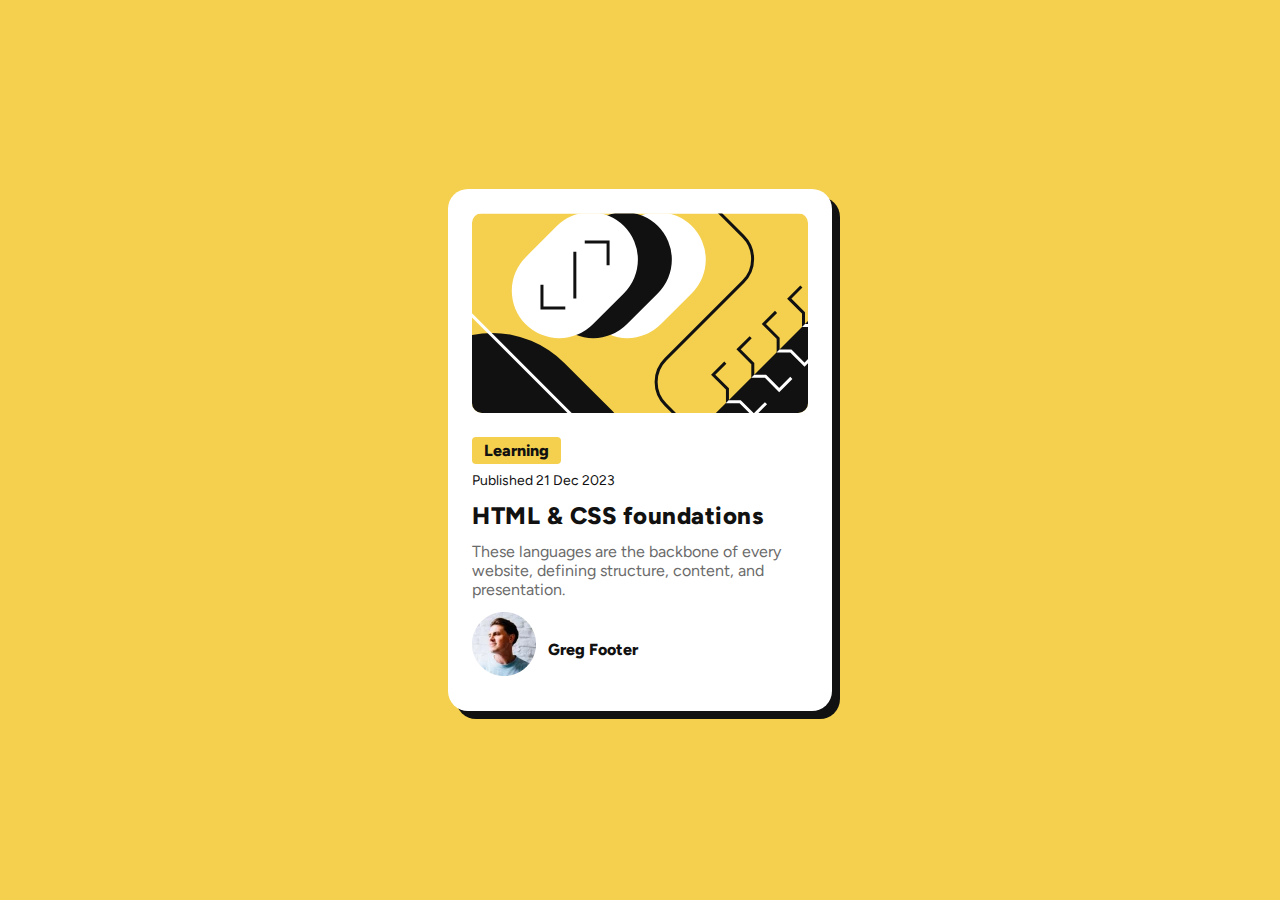
<file: blog-preview-card/index.html>
<!DOCTYPE html>
<html lang="pt-br">
<head>
    <meta charset="UTF-8">
    <meta name="viewport" content="width=device-width, initial-scale=1.0">
    <meta decription="Layout de um card com informações de blog, titulo, descrição e data.">
    <link rel="shortcut icon" href="images/favicon-32x32.png" type="image/x-icon">
    <link rel="stylesheet" href="estilo.css">
    <title>Blog Card</title>
</head>
<body>
    <main id="card-principal">
        <article>
            <img src="images/illustration-article.svg" alt="Ilustração de um artigo de blog" class="imagem-artigo">
        </article>
        <section class="card-conteudo">
            <span class="categoria">Learning</span>
            <span class="data-publicacao">Published 21 Dec 2023</span>
            <h1>HTML & CSS foundations</h1>
            <p>These languages are the backbone of every website, defining structure, content, and presentation.</p>
        </section>
        <footer class="card-footer">
            <img src="images/image-avatar.webp" alt="Foto do auto do artigo">
            <span class="autor">Greg Footer</span>
        </footer>
    </main>
</body>
</html>
</file>
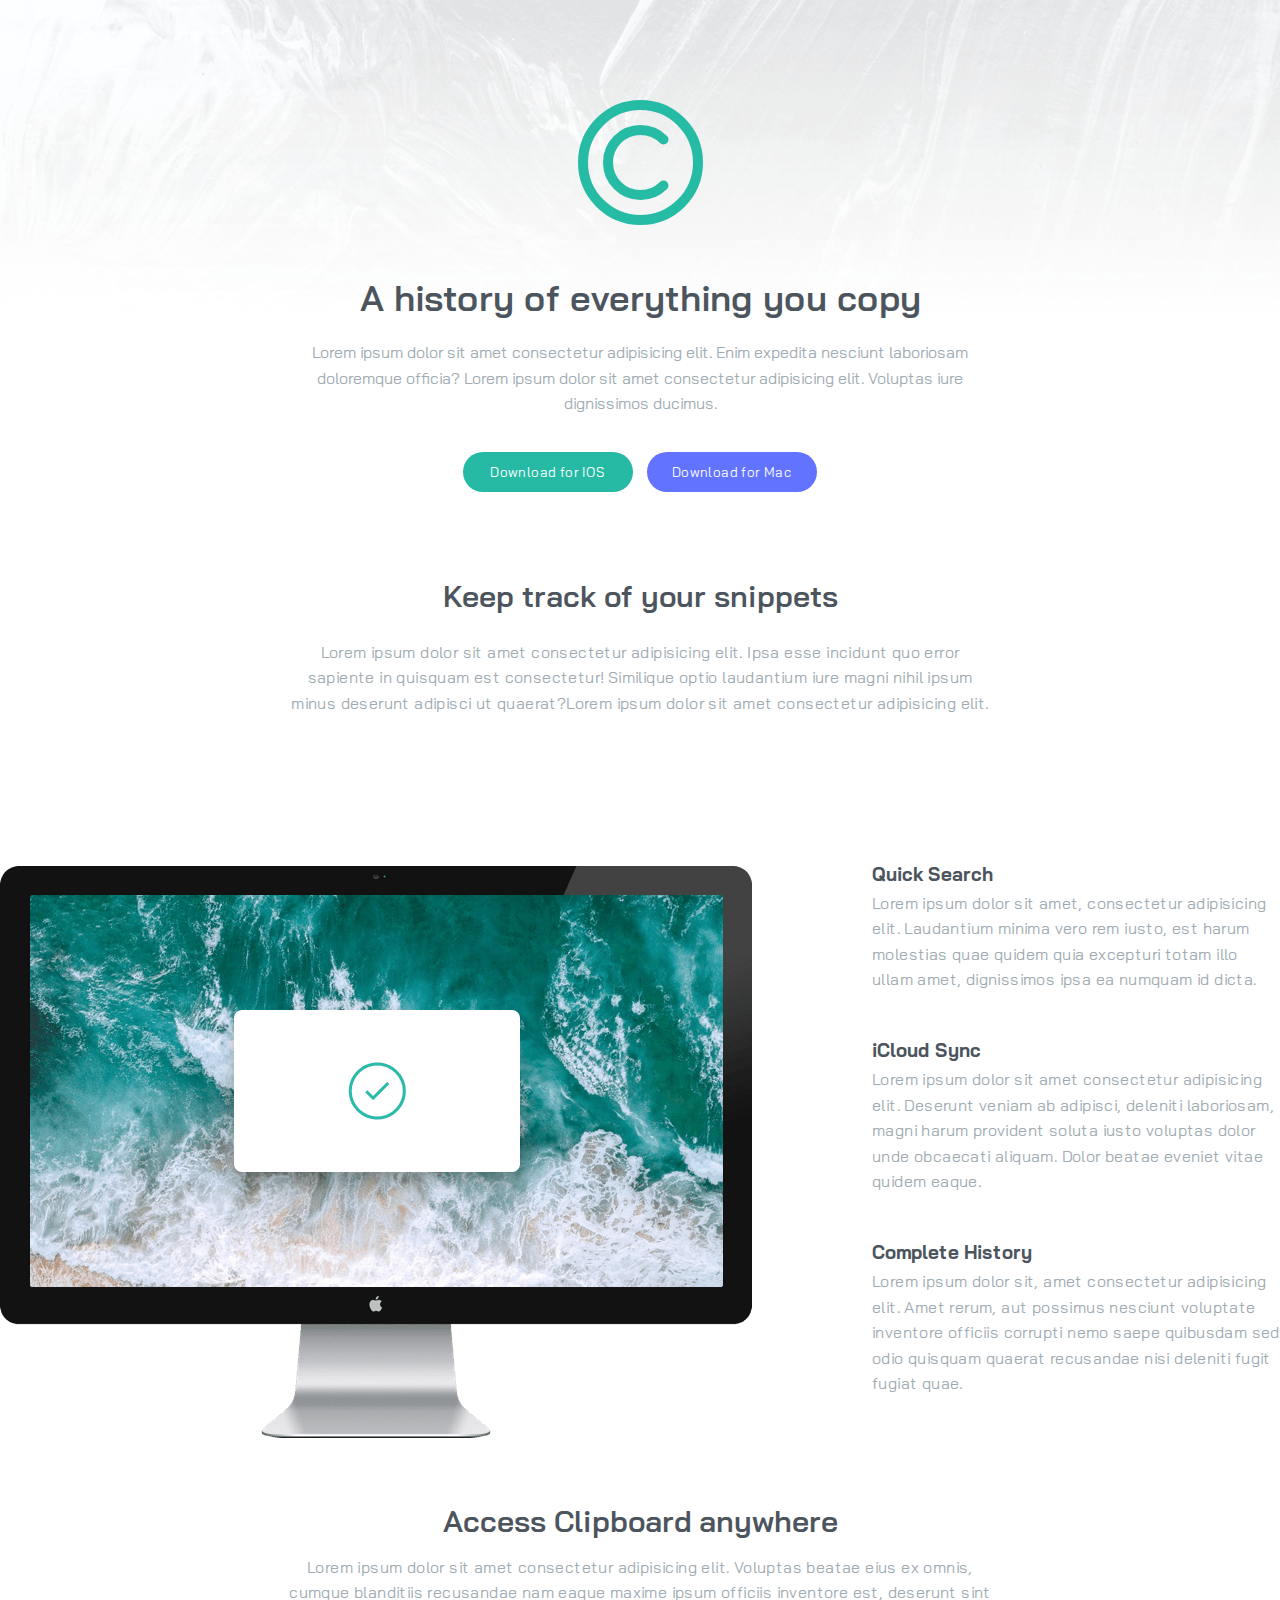
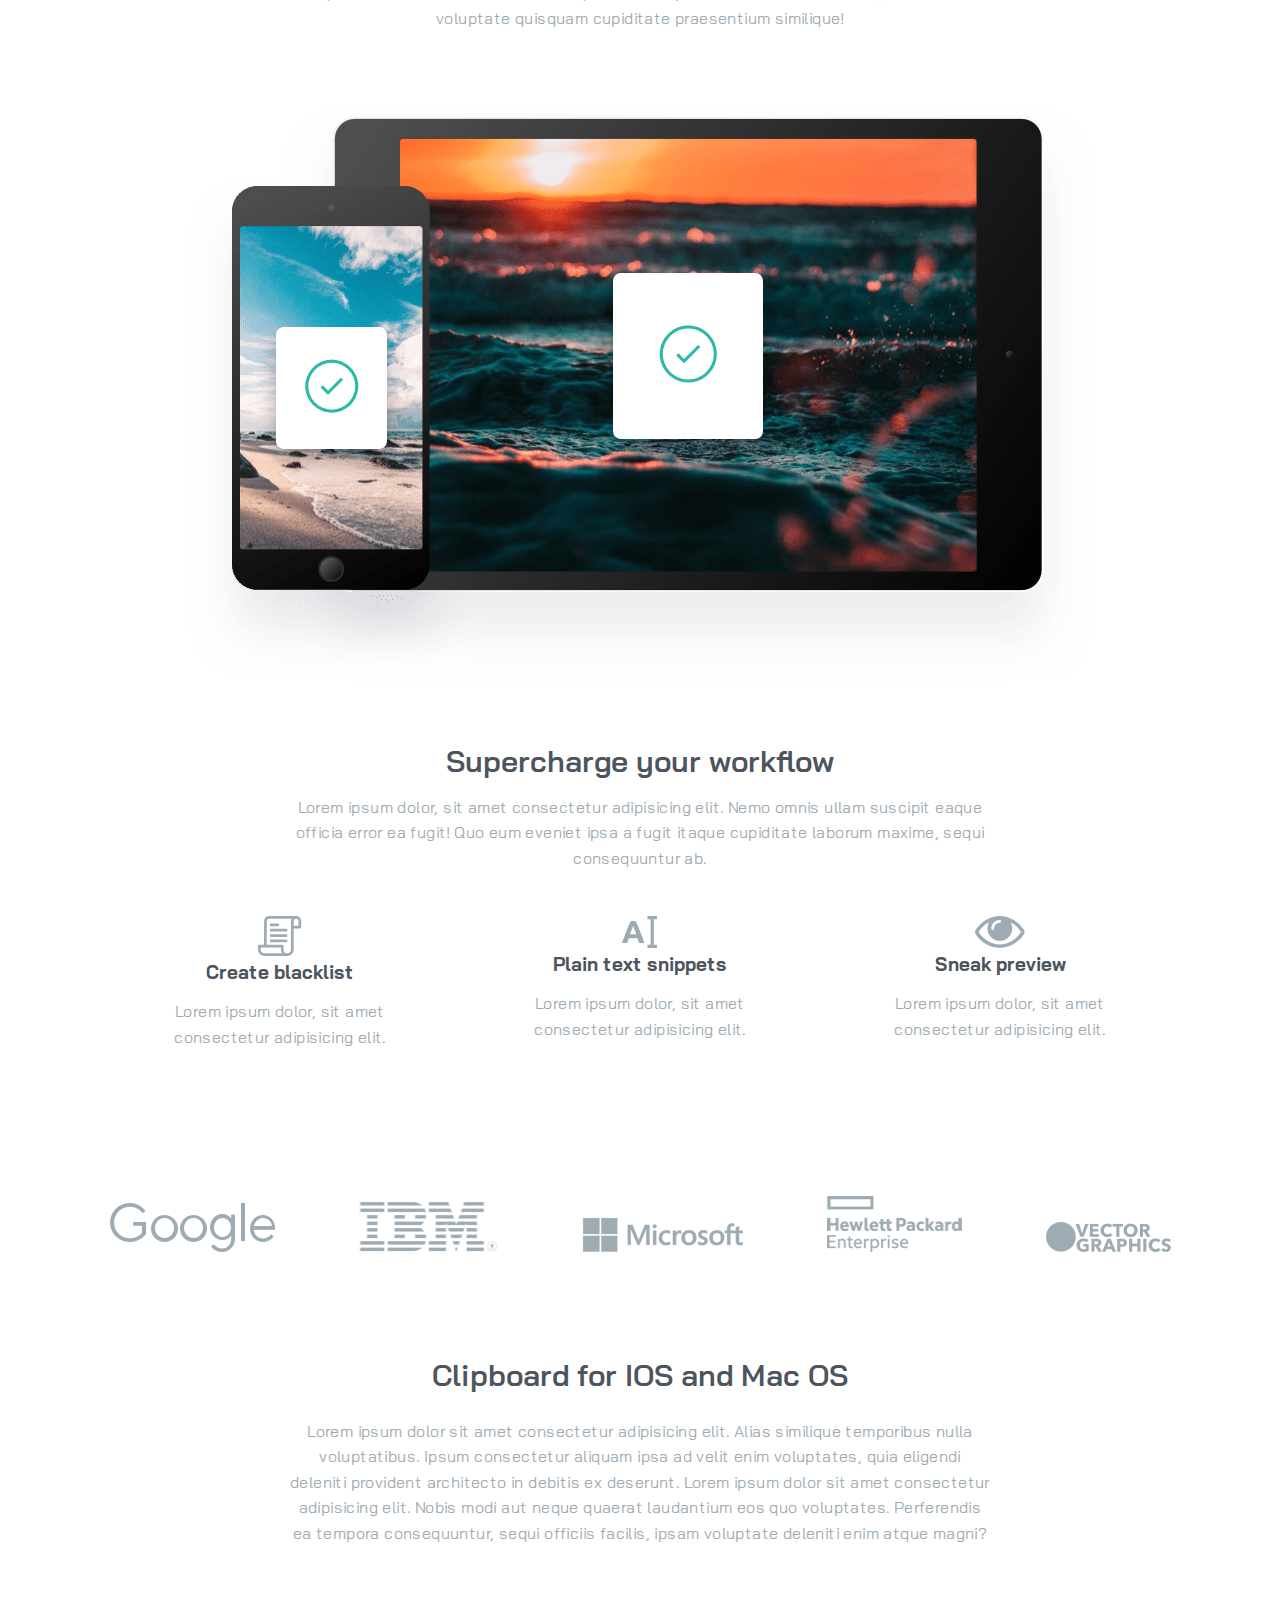
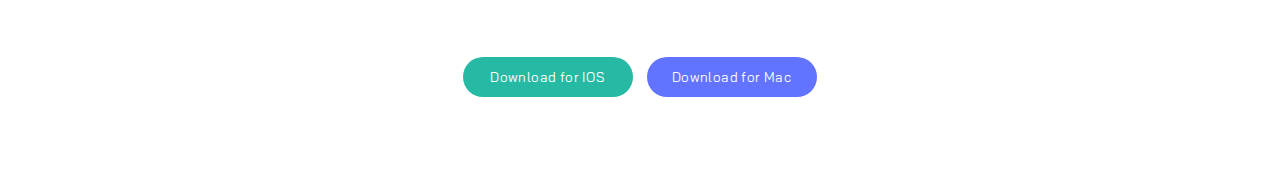
<file: clipboard-landing-page/index.html>
<!DOCTYPE html>
<html lang="pt-br">
<head>
    <meta charset="UTF-8">
    <meta name="viewport" content="width=device-width, initial-scale=1.0">
    <link rel="stylesheet" href="estilo.css">
    <link rel="shortcut icon" href="imagens/favicon-32x32.png" type="image/x-icon">
    <title>Clipboard</title>
</head>
<body>
    <main>
        <section>
            <div class="cta">
                <img src="imagens/logo.svg" alt="Logo" title="Logo">
                <h1>A history of everything you copy</h1>
                <p>Lorem ipsum dolor sit amet consectetur adipisicing elit. Enim expedita nesciunt laboriosam doloremque officia? Lorem ipsum dolor sit amet consectetur adipisicing elit. Voluptas iure dignissimos ducimus.</p>
                <div class="bt-sistema">
                    <button class="ios"> Download for IOS</button>
                    <button class="mac"> Download for Mac</button>
                </div>
                <div class="descricao">
                    <h2>Keep track of your snippets</h2>
                    <p>Lorem ipsum dolor sit amet consectetur adipisicing elit. Ipsa esse incidunt quo error sapiente in quisquam est consectetur! Similique optio laudantium iure magni nihil ipsum minus deserunt adipisci ut quaerat?Lorem ipsum dolor sit amet consectetur adipisicing elit.</p>
                </div>
            </div>
        </section>
        <section>
            <div class="bn">
                <img src="imagens/image-computer.png" alt="Computador" title="Computador">
                <div class="bn-descricao">
                    <h3>Quick Search</h3>
                    <p class="recurso">Lorem ipsum dolor sit amet, consectetur adipisicing elit. Laudantium minima vero rem iusto, est harum molestias quae quidem quia excepturi totam illo ullam amet, dignissimos ipsa ea numquam id dicta.</p>
                    <h3>iCloud Sync</h3>
                    <p class="recurso">Lorem ipsum dolor sit amet consectetur adipisicing elit. Deserunt veniam ab adipisci, deleniti laboriosam, magni harum provident soluta iusto voluptas dolor unde obcaecati aliquam. Dolor beatae eveniet vitae quidem eaque.</p>
                    <h3>Complete History</h3>
                    <p class="recurso">Lorem ipsum dolor sit, amet consectetur adipisicing elit. Amet rerum, aut possimus nesciunt voluptate inventore officiis corrupti nemo saepe quibusdam sed odio quisquam quaerat recusandae nisi deleniti fugit fugiat quae.</p>
                </div>
            </div>
        </section>
        <section>
            <div class="descricao">
                <h2>Access Clipboard anywhere</h2>
                <p>Lorem ipsum dolor sit amet consectetur adipisicing elit. Voluptas beatae eius ex omnis, cumque blanditiis recusandae nam eaque maxime ipsum officiis inventore est, deserunt sint voluptate quisquam cupiditate praesentium similique!</p>
            </div>
            <img src="imagens/image-devices.png" alt="Dispositivos" title="Dispositivos" class="mobile">
        </section>
        <section>
            <div class="descricao">
                <h2>Supercharge your workflow</h2>
                <p>Lorem ipsum dolor, sit amet consectetur adipisicing elit. Nemo omnis ullam suscipit eaque officia error ea fugit! Quo eum eveniet ipsa a fugit itaque cupiditate laborum maxime, sequi consequuntur ab.</p>
                <div class="secao">
                    <div class="img">
                        <img src="imagens/icon-blacklist.svg" alt="icone">
                        <h3>Create blacklist</h3>
                        <p>Lorem ipsum dolor, sit amet consectetur adipisicing elit. </p>
                    </div>
                    <div class="img">
                        <img src="imagens/icon-text.svg" alt="icone">
                        <h3>Plain text snippets</h3>
                        <p>Lorem ipsum dolor, sit amet consectetur adipisicing elit. </p>
                    </div>
                    <div class="img">
                        <img src="imagens/icon-preview.svg" alt="icone">
                        <h3>Sneak preview</h3>
                        <p>Lorem ipsum dolor, sit amet consectetur adipisicing elit. </p>
                    </div>
                </div>
            </div>
        </section>
        <section class="cta">
            <div class="marcas">
                <img src="imagens/logo-google.png" alt="Google" title="Google">
                <img src="imagens/logo-ibm.png" alt="IBM" title="IBM">
                <img src="imagens/logo-microsoft.png" alt="Microsoft" title="Microsoft">
                <img src="imagens/logo-hp.png" alt="HP" title="HP">
                <img src="imagens/logo-vector-graphics.png" alt="Vector Graphics" title="Vector Graphics">
            </div>
            <div class="descricao">
                <h2>Clipboard for IOS and Mac OS</h2>
                <p>Lorem ipsum dolor sit amet consectetur adipisicing elit. Alias similique temporibus nulla voluptatibus. Ipsum consectetur aliquam ipsa ad velit enim voluptates, quia eligendi deleniti provident architecto in debitis ex deserunt. Lorem ipsum dolor sit amet consectetur adipisicing elit. Nobis modi aut neque quaerat laudantium eos quo voluptates. Perferendis ea tempora consequuntur, sequi officiis facilis, ipsam voluptate deleniti enim atque magni?</p>
            </div>
            <div class="bt-sistema">
                <button class="ios"> Download for IOS</button>
                <button class="mac"> Download for Mac</button>
            </div>
        </section>
    </main>
</body>
</html>
</file>
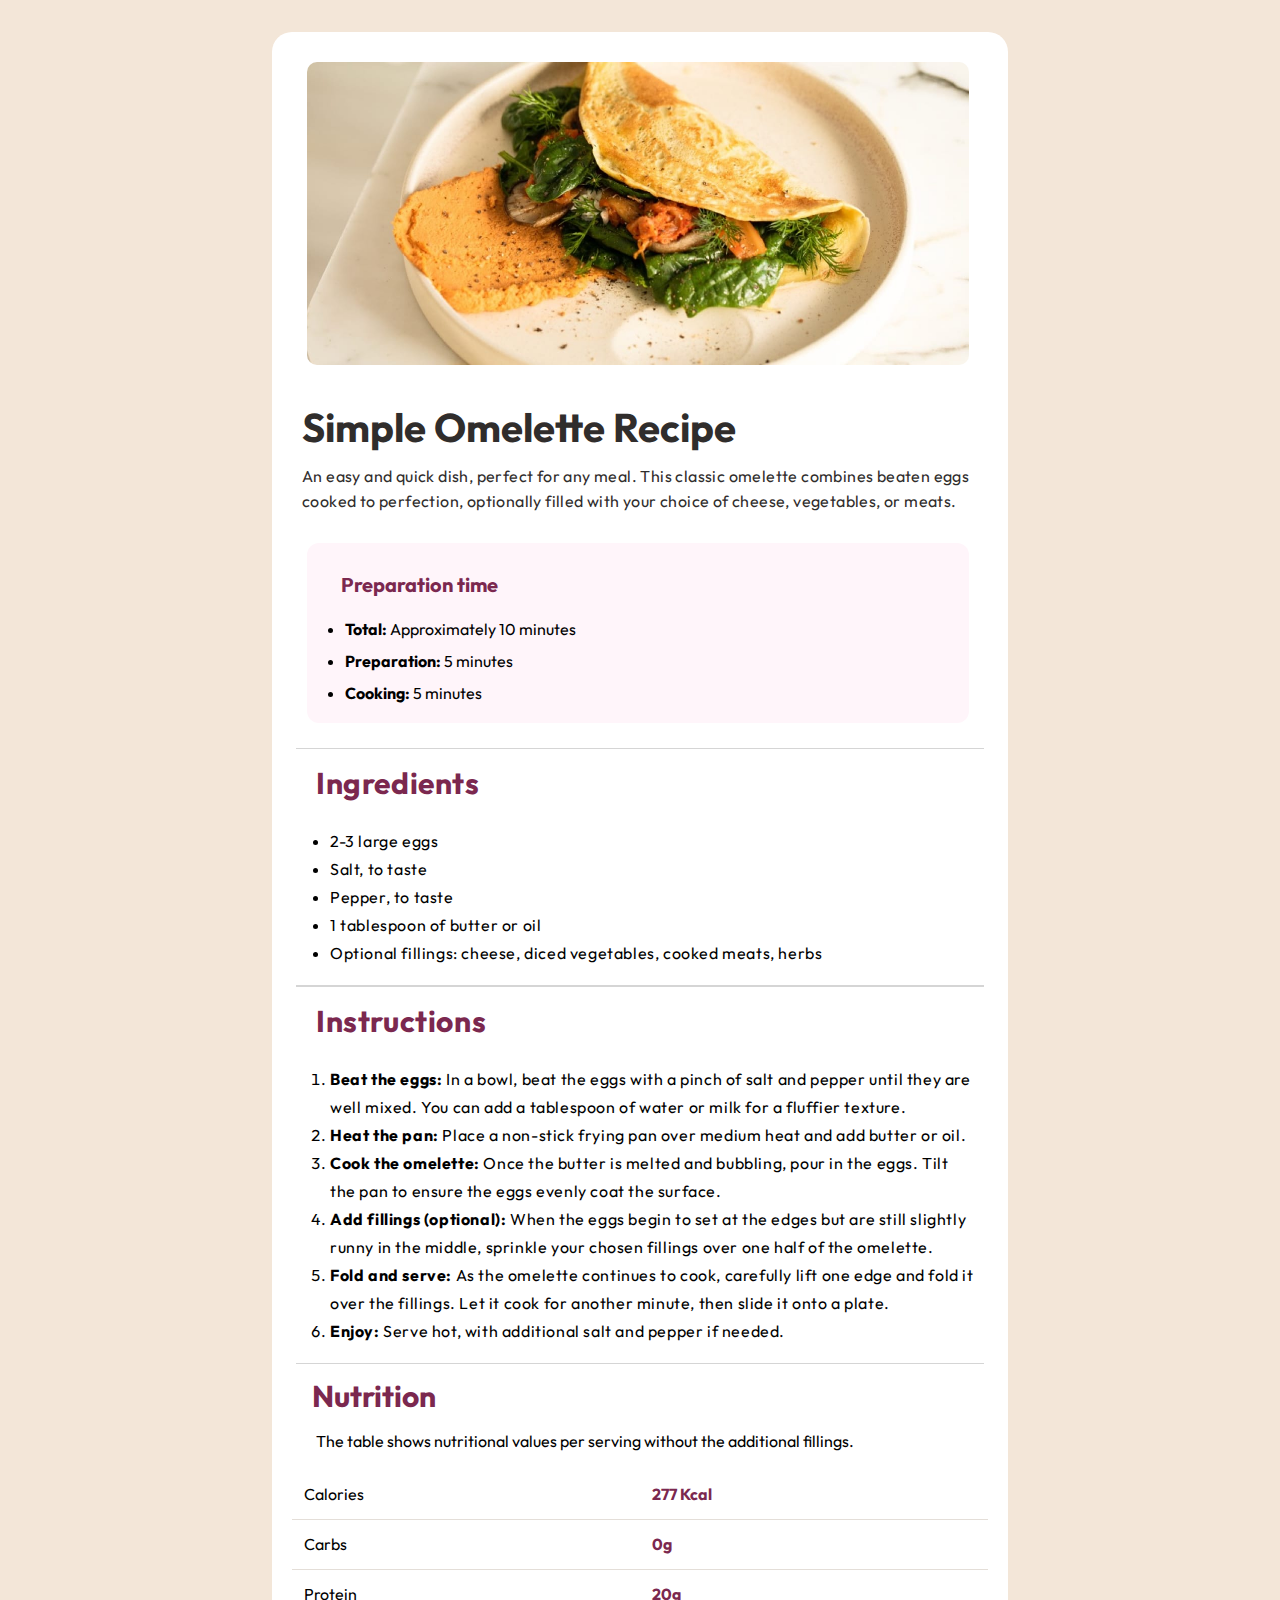
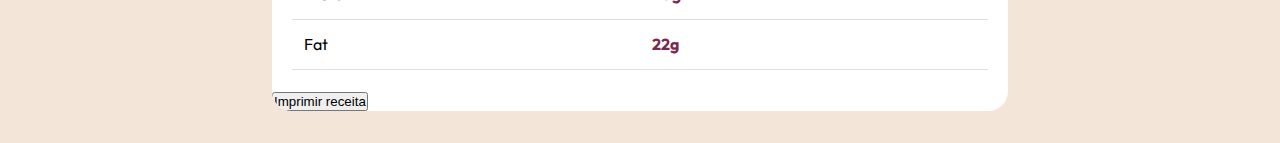
<file: pagina-de-receita/index.html>
<!DOCTYPE html>
<html lang="pt-br">
<head>
    <meta charset="UTF-8">
    <meta name="viewport" content="width=device-width, initial-scale=1.0">
    <meta name="description" content="Receita de Omelete">
    <link rel="stylesheet" href="estilo.css">
    <!-- Corrigido: 'short icon' para 'shortcut icon' -->
    <link rel="shortcut icon" href="assets/images/favicon-32x32.png">
    <title>Simple Omelette Recipe</title>
</head>
<body>
    <div class="geral">
        <img src="assets/images/image-omelette.jpeg" alt="Omelete" title="Omelete">
        <div class="titulo">
            <h1>Simple Omelette Recipe</h1>
            <div class="descrição">
                <p>An easy and quick dish, perfect for any meal. This classic omelette combines beaten eggs cooked to perfection, optionally filled with your choice of cheese, vegetables, or meats.</p>
            </div>
        </div>
        <div class="preparação">
            <h3>Preparation time</h3>
            <ul>
                <li><span class="texto-destaque">Total:</span> Approximately 10 minutes</li>
                <li><span class="texto-destaque">Preparation:</span> 5 minutes</li>
                <li><span class="texto-destaque">Cooking:</span> 5 minutes</li>
            </ul>
        </div>
        <div class="ingredientes">
            <h2>Ingredients</h2>
            <ul class="lista">
                <li>2-3 large eggs</li>
                <li>Salt, to taste</li>
                <li>Pepper, to taste</li>
                <li>1 tablespoon of butter or oil</li>
                <li>Optional fillings: cheese, diced vegetables, cooked meats, herbs</li>
            </ul>
        </div>
        <div class="instruções">
            <h2>Instructions</h2>
            <ol class="lista-numerada">
                <!-- Corrigido: 'bow' para 'bowl' -->
                <li><span class="texto-destaque">Beat the eggs:</span> In a bowl, beat the eggs with a pinch of salt and pepper until they are well mixed. You can add a tablespoon of water or milk for a fluffier texture.</li>
                <!-- Corrigido: 'Pace' para 'Place' -->
                <li><span class="texto-destaque">Heat the pan:</span> Place a non-stick frying pan over medium heat and add butter or oil.</li>
                <!-- Corrigido: 'omelete' para 'omelette' -->
                <li><span class="texto-destaque">Cook the omelette:</span> Once the butter is melted and bubbling, pour in the eggs. Tilt the pan to ensure the eggs evenly coat the surface.</li>
                <!-- Corrigido: 'Add fillings(optional)' para 'Add fillings (optional)' -->
                <li><span class="texto-destaque">Add fillings (optional):</span> When the eggs begin to set at the edges but are still slightly runny in the middle, sprinkle your chosen fillings over one half of the omelette.</li>
                <!-- Corrigido: vários erros de digitação -->
                <li><span class="texto-destaque">Fold and serve:</span> As the omelette continues to cook, carefully lift one edge and fold it over the fillings. Let it cook for another minute, then slide it onto a plate.</li>
                <li><span class="texto-destaque">Enjoy:</span> Serve hot, with additional salt and pepper if needed.</li>
            </ol>
        </div>
        <div class="nutrição">
            <h2>Nutrition</h2>
            <p>The table shows nutritional values per serving without the additional fillings.</p>
            <table>
                <tr>
                    <td>Calories</td>
                    <td class="destaque">277 Kcal</td>
                </tr>
                <tr>
                    <td>Carbs</td>
                    <td class="destaque">0g</td>
                </tr>
                <tr>
                    <td>Protein</td>
                    <td class="destaque">20g</td>
                </tr>
                <tr>
                    <td>Fat</td>
                    <td class="destaque">22g</td>
                </tr>
            </table>
        </div>
        <button class="btn-imprimir" onclick="window.print()">Imprimir receita</button>
    </div>
</body>
</html>
</file>
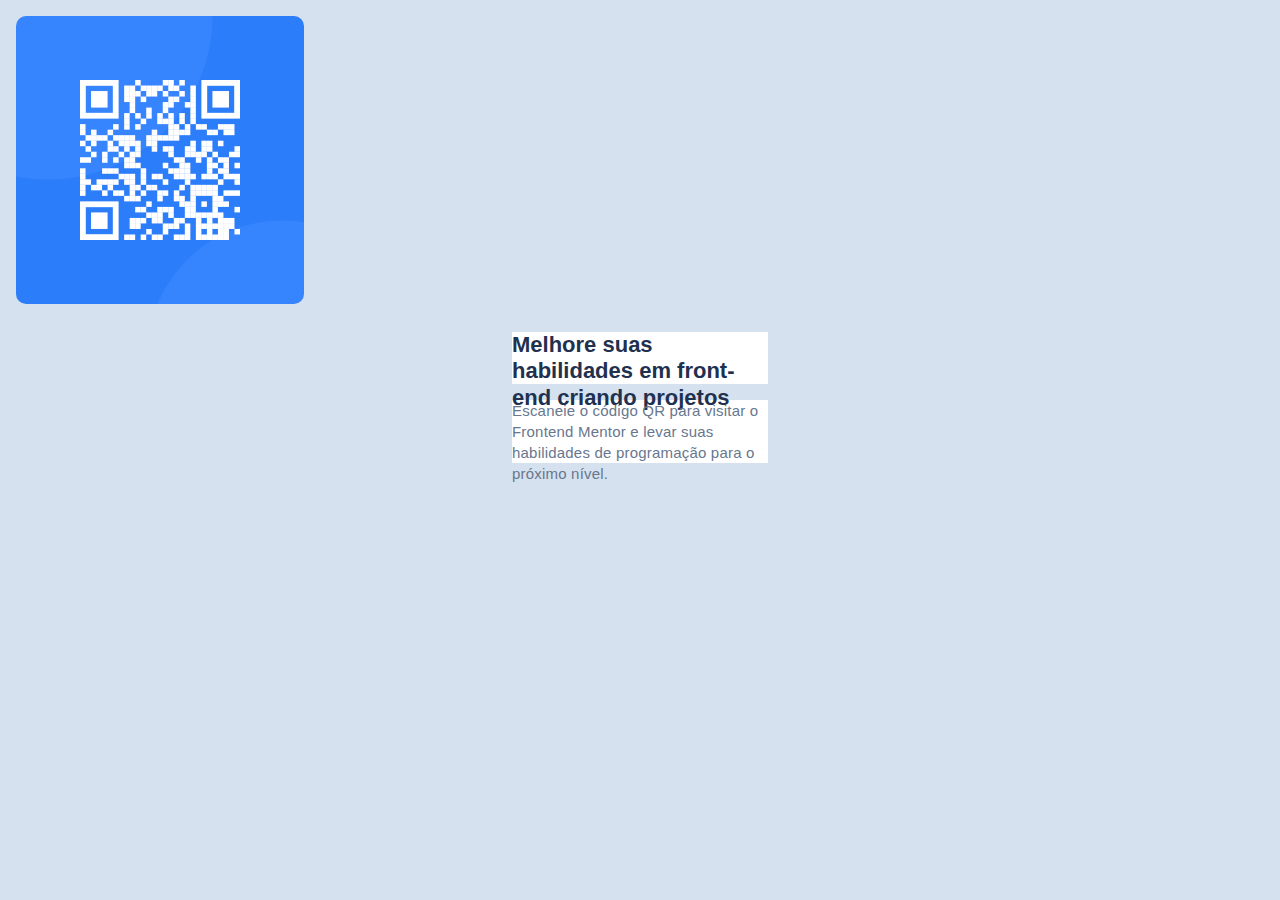
<file: qrcode-resolucao/index.html>
<!DOCTYPE html>
<html lang="pt-br">
<head>
    <meta charset="UTF-8">
    <meta name="viewport" content="width=device-width, initial-scale=1.0">
    <title>QRCODE</title>
    <link rel="shortcut icon" href="images/favicon-32x32.png" type="image/x-icon">
    <link rel="stylesheet" href="estilo.css">
    <meta name="description" content="Escaneie o QR Code para visitar o Frontend Mentor e melhorar suas habilidades em front-end.">
</head>
<body>
    <main>
        <section class="qrcode-card">
            <img src="images/image-qr-code.png" alt="QR Code para Frontend Mentor">
            <h2>Melhore suas habilidades em front-end criando projetos</h2>
            <p>Escaneie o código QR para visitar o Frontend Mentor e levar suas habilidades de programação para o próximo nível.</p>
        </section>
    </main>
</body>
</html>
</file>
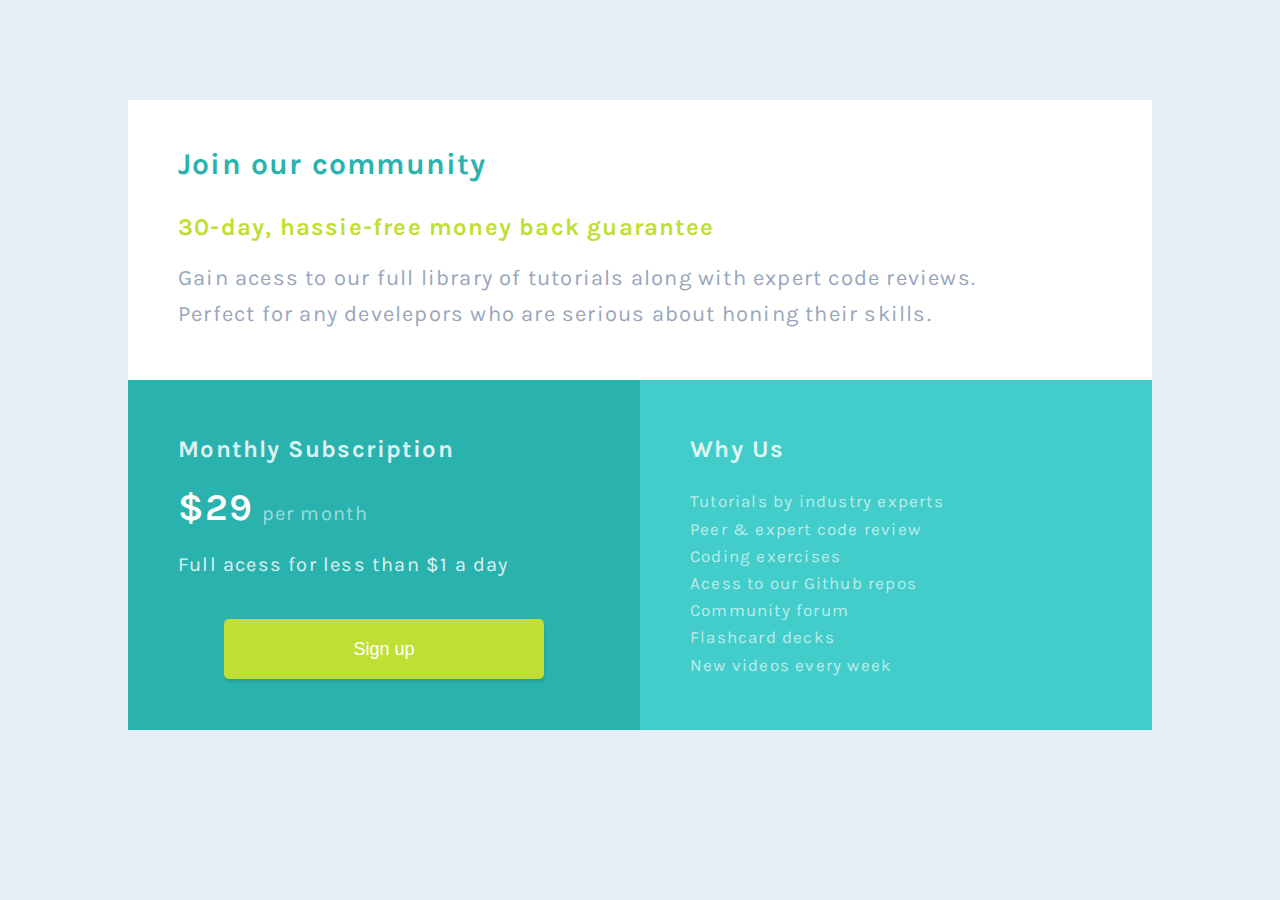
<file: single-price/index.html>
<!DOCTYPE html>
<html lang="pt-br">
<head>
    <meta charset="UTF-8">
    <meta name="viewport" content="width=device-width, initial-scale=1.0">
    <link rel="shortcut icon" href="images/favicon-32x32.png" type="image/x-icon">
    <link rel="stylesheet" href="estilo.css">
    <title>Single Price</title>
</head>
<body>
    <main>
        <div class="geral">
            <div class="qd-branco">
                <h1>Join our community</h1>
                <h3>30-day, hassie-free money back guarantee</h3>
                <div class="descricao">
                    <p>Gain acess to our full library of tutorials along with expert code reviews.</p>
                    <p>Perfect for any develepors who are serious about honing their skills.</p>
                </div>
            </div>
            <div class="qd-price">
                <div class="quadro-1">
                    <h2>Monthly Subscription</h2>
                    <div class="qd">
                        <p class="price">$29</p>
                        <p class="detalhe">per month</p>
                    </div>
                    <p class="detail">Full acess for less than $1 a day</p>
                    <div class="botao">
                        <button>Sign up</button>
                    </div>
                </div>
                <div class="quadro-2">
                    <h2>Why Us</h2>
                    <div class="paragrafo">
                        <p>Tutorials by industry experts</p>
                        <p>Peer & expert code review</p>
                        <p>Coding exercises</p>
                        <p>Acess to our Github repos</p>
                        <p>Community forum</p>
                        <p>Flashcard decks</p>
                        <p>New videos every week</p>
                    </div>
                </div>
            </div>
        </div>
    </main>
</body>
</html>
</file>
<file: blog-preview-card/estilo.css>
@charset "UTF-8";
@import url('https://fonts.googleapis.com/css2?family=Figtree:ital,wght@0,300..900;1,300..900&display=swap');

:root {
    --cor-fundo: #f4d04e;
    --cor-card: #ffffff;
    --cor-fundo-texto: #f4d04e;
    --cor-texto: #111111;
    --cor-paragrafo: #6b6b6b;
    --cor-sombra: #111111;

    --fonte-geral: 'Figtree', sans-serif;
}

* {
    margin: 0;
    padding: 0;
    box-sizing: border-box;
}

body {
    font-family: var(--fonte-geral);
    background-color: var(--cor-fundo);
    display: flex;
    align-items: center; /*centraliza verticalmente o card / alinha os eixos transversal - perpendicular ao eixo principal */
    justify-content: center;
    min-height: 100vh; /*altura mínima da tela*/
}

#card-principal {
    width: 384px;
    height: 522px;
    background-color: var(--cor-card);
    border-radius: 20px;
    box-shadow: 8px 8px var(--cor-sombra);
    margin: auto;
    display: flex; 
    flex-direction: column; /*organiza os elementos filhos em coluna*/
    transition: transform 0.3s; /*adiciona uma transição suave para a transformação*/
    animation: fadeIn 0.7s; /*animação de fade-in ao carregar o card*/
}

#card-principal:hover { /*efeito ao passar o mouse sobre o card*/
    transform: translateY(-6px) scale (1.02);
    box-shadow: 8px 16px 16px var(--cor-sombra);
}

.imagem-artigo {
    width: 336px;
    height: 200px;
    border-radius: 10px;
    margin: 24px;
    object-fit: cover; /*garante que a imagem cubra todo o espaço disponível sem distorção*/
    transition: filter 0.3s; /*adiciona uma transição suave para o filtro*/
}

.imagem-artigo:hover {
    filter: brightness(0.9); /*escurece a imagem ao passar o mouse*/
}

.categoria {
    font-size: 16px;
    font-weight: 800;
    color: var(--cor-texto);
    background-color: var(--cor-fundo-texto);
    border-radius: 4px;
    padding: 4px 12px;
    margin: 24px;
    width: 82px;
    height: 29px;
}

.data-publicacao {
    font-size: 14px;
    color: var(--cor-texto);
    font-weight: 400;
    display: flex;
    margin: 12px 24px; /*margem superior e inferior de 12px, lateral de 24px*/
}

h1 {
    font-size: 24px;
    font-weight: 800;
    margin: 12px 24px 12px 24px;
    color: var(--cor-texto);
    letter-spacing: 0.5px; /*espaçamento entre letras*/
}

h1:hover {
    color: var(--cor-fundo-texto); /*muda a cor do título ao passar o mouse*/
    cursor: default /*indicar que é clicável*/
}

p {
    font-size: 16px;
    font-weight: 400;
    color: var(--cor-paragrafo);
    margin: 12px 24px 12px 24px;
}
.card-footer{
    display: flex;
    align-items: center;
    gap: 12px; /*espaçamento entre os elementos do rodapé*/
}
.card-footer img {
    display: flex;
    margin: 0px 0px 12px 24px;
    object-fit: cover;
}

.autor {
    font-size: 16px;
    font-weight: 800;
    color: var(--cor-texto);
}

@keyframes slideUp {
    from { opacity: 0; transform: translateY(40px);}
    to { opacity: 1; transform: translateY(0);}
}
#card-principal {
    animation: slideUp 0.8s;
}
</file>
<file: clipboard-landing-page/estilo.css>
@charset "UTF-8";
@import url('https://fonts.googleapis.com/css2?family=Bai+Jamjuree:ital,wght@0,200;0,300;0,400;0,500;0,600;0,700;1,200;1,300;1,400;1,500;1,600;1,700&display=swap');

* {
    margin: 0;
    padding: 0;
    box-sizing: border-box;
}

:root {
    ---cor-primaria-verde: hsl(171,66%,44%);
    ---cor-primaria-azul: hsl(233,100%,69%);
    ---cor-neutra-cinza500: hsl(210,10%,33%);
    ---cor-neutra-cinza700: hsl(201,11%,66%);
    ---fonte-principal: 'Bai Jamjuree', serif
}

body {
    font-family: var(---fonte-principal);
    background-image: url(imagens/bg-header-desktop.png);
    background-repeat: no-repeat;
    background-size: contain;
}

.cta, .descricao {
    display: flex;
    align-items: center;
    flex-direction: column;
    margin: 60px;
}

.cta img {
    padding: 40px;
}

.cta h1, .cta p {
    padding: 10px;
    width: 720px;
}

.cta h1 {
    font-size: 36px;
    color: var(---cor-neutra-cinza500);
    font-weight: 600; 
    text-align: center;
}

.cta p {
    color: var(---cor-neutra-cinza700);
    line-height: 1.6;
    text-align: center;
}

.bt-sistema {
    padding: 10px;
    margin: 10px;
}

.ios, .mac {
    width: 170px;
    height: 40px;
    border-radius: 20px;
    color: white;
    font-family: var(---fonte-principal);
    border: none;
    letter-spacing: 0.4px;
    margin: 5px;
}

.ios {
    background-color: var(---cor-primaria-verde);
    ;
}

.mac {
    background-color: var(---cor-primaria-azul);
}

.descricao h2 {
    color: var(---cor-neutra-cinza500);
    font-size: 30px;
    font-weight: 600;
}

.descricao p {
    line-height: 1.6;
    letter-spacing: 0.4px;
    color: var(---cor-neutra-cinza700);
    text-align: center;
    margin: 15px;
    width: 720px;
}

.bn {
    display: flex;
    align-items: center;
    gap:120px;
    max-width: 1400px;
    margin:0 auto;
}

.bn-descricao {
    flex: 1;
    min-width: 0;;
}   

.bn-img {
    max-width: 100%;
    height: auto;
    display: block;
}

.bn-descricao h3 {
    color: var(---cor-neutra-cinza500);
    margin-bottom: 5px;
}

.bn-descricao p {
    color: var(---cor-neutra-cinza700);
    margin-top: 5px;
    letter-spacing: 0.4px;
    line-height: 1.6;
}

.bn img {
    max-width: 100%;
    height: auto;
    display: block;
}

.recurso {
    margin-bottom: 30px;
    padding-bottom: 15px;
}
 

.mobile {
    display: block;
    margin: auto;
}

.secao {
    display: flex;
    justify-content: center;
    gap: 20px;
}

.img {
    max-width: 300px;
    flex-grow: 0;
    flex-shrink: 0;
    text-align: center;
    margin: 30px;
}

.secao h3 {
    color: var(---cor-neutra-cinza500);
}

.img p {
    color: var(---cor-neutra-cinza700);
    letter-spacing: 0.4px;
    line-height: 1.6;
    max-width: 250px;
}
</file>
<file: pagina-de-receita/estilo.css>
/*Importando fontes*/
@import url('https://fonts.googleapis.com/css2?family=Bebas+Neue&family=Outfit:wght@100..900&display=swap');
@import url('https://fonts.googleapis.com/css2?family=Bebas+Neue&family=Outfit:wght@100..900&family=Young+Serif&display=swap');

* {
    margin:0;
    padding: 0;
    box-sizing: border-box;
}

body {
    font-family: 'Outfit', serif;
    background-color: hsl(30, 54%, 90%);
    display: flex;
    justify-content: center;
    padding: 32px;
}

.geral {
    background-color: white;
    border-radius: 20px;
    overflow: hidden;
    max-width: 736px;
    margin: auto;
}

div img {
    border-radius: 10px;
    display: block;
    width: 90%;
    margin: 30px 20px 20px 35px;
}

.titulo {
    padding: 30px;
}

h1 {
    font-family: 'Outfit',serif;
    font-size: 40px;
    text-align: left;
    color: hsl(24, 5%, 18%);
    margin-bottom: 24px;
    line-height: 25px;
}

.descrição {
    color: hsl(24, 5%, 18%);
    margin-bottom: 24px;
    line-height: 25px;
    letter-spacing: 0.4px;
}

h2, h3 {
    color: hsl(332, 51%, 32%);
    text-align: left;
    margin: 20px;
    font-size: 30px;
}

h3 {
    font-family: 'Outfit',serif;
    font-size: 28px;
    color: hsl(14, 45%, 36%);
}

.preparação {
    background-color:hsl(330, 100%, 98%);
    padding: 14px;
    border-radius: 12px;
    margin:-25px 0 25px 35px ;
    line-height: 32px;
    width: 90%;
    
} 

.preparação h3 {
    font-family: 'Outfit',serif;
    color: hsl(332, 51%, 32%);
    font-size: 20px;
    margin-bottom: 12px;
    margin-top: 12px;
}

.preparação ul {
    margin-left: 24px;
    margin-top: 12px;
}
  
.lista, .lista-numerada {
    padding: 10px;
    margin-bottom: 8px;
    margin-left: 24px;
}

.ingredientes, .instruções {
    margin:0 24px 0 24px;
    line-height: 28px;
    border-top: 1px solid #d5d5d5;
    border-bottom: 1px solid #d5d5d5; 
    letter-spacing: 0.6px;
}

.texto-destaque {
    font-size: 16px;
    font-weight: bold;
}

.nutrição {
    margin: 20px;
    line-height: 25px;
}

.nutrição p {
    margin-bottom: 16px;
    margin-left: 24px;
}

table {
    width: 100%;
    border-collapse: collapse;
}

td {
    padding: 12px;
    border-bottom: 1px solid hsl(30, 18%, 87%);
    margin: 24px;
}

.destaque {
    color: hsl(332, 51%, 32%);
    font-weight: bold;
}
</file>
<file: qrcode-resolucao/estilo.css>
*{
    margin: 0;
    padding: 0;
    background-color:#d5e1ef;
  }
div{
    text-align: center;
    background-color: #ffffff;
    border: 1px solid #ffffff;
    width: 320px;
    height: 499px;
    margin: 230px auto;
    border-radius: 20px;
}
img{
    width: 288px;
    height: 288px;
    margin: 16px 16px auto 16px;
    border-radius: 10px;
}
h2, p {
    background-color: #ffffff;
    font-family: 'Outfit', sans-serif;
    font-optical-sizing: auto;
  }
h2 {
    color:#1f314f;
    font-weight: 700;
    font-size: 22px;
    font-style: normal;
    padding: 0;
    line-height: 120%;
    width: 256px;
    height: 52px;
    margin: 24px auto 16px auto;
}
p{
    color: #68778d;
    font-weight: normal;
    font-size: 15px;
    font-style: normal;
    line-height: 140%;
    letter-spacing: 0.2px;
    width: 256px;
    height: 63px;
    margin: 16px auto 40px auto;
}
</file>
<file: single-price/estilo.css>
@charset "UTF-8";
@import url('https://fonts.googleapis.com/css2?family=Karla:ital,wght@0,200..800;1,200..800&display=swap');

:root {
    --card-geral: white;
    --cor-primaria: hsl(179,62%,43%);
    --cor-primaria-verde: hsl(71,73%,54%);
    --cor-secundaria:hsl(179, 58%, 53%);
    --cor-neutra: hsl(204,43%,93%);
    --cor-neutra-cinza: hsl(218,22%,67%);
    --fonte-body:'Karla', sans-serif;
}

* {
    margin: 0;
    padding: 0;
    box-sizing: border-box;
}

body {
    background-color: var(--cor-neutra);
    font-family: var(--fonte-body);
    letter-spacing: 1.2px;
    line-height: 1.6;
}

.geral {
    width: 1024px;
    height: 700px;
    background-color: var(--cor-neutra);
    /*Centralizar tanto na vertical como na horizontal*/
    position: absolute; 
    top: 50%;
    left: 50%;
    transform: translate(-50%,-50%);
}

.qd-branco {
    box-sizing: content-box;
    width: 100%;
    height: 40%;
    background-color: var(--card-geral);
}

h1 {
    color: var(--cor-primaria);
    font-size: 30px;
    padding: 40px 0 20px 50px;
}

h3 {
    color: var(--cor-primaria-verde);
    font-size: 24px;
    padding: 0 0 5px 50px;
}

.descricao {
    color: var(--cor-neutra-cinza);
    font-weight: 400;
    font-size: 22px;
    padding: 10px 0 0 50px;
}

.qd-price {
    color: rgba(255, 255, 255, 0.849);
    font-weight: 400;
    display: grid;
    grid-template-columns: 1fr 1fr;
    width: 100%;
    height: 50%;
    gap: 0;
    align-items: stretch;
    justify-items: stretch;
}

.quadro-1 {
    background-color: var(--cor-primaria);
    font-size: 20px;
}

.qd {
    display: flex;
    align-items: baseline;
    gap: 8px;
}

.price {
    font-size: 38px;
    font-weight: 600;
    color: var(--card-geral);
    padding: 10px 0 0 50px;
}

.detalhe {
    font-size: 20px;
    color: rgba(255, 255, 255, 0.548);
}

.detail {
    padding: 10px 0 0 50px;
}

h2 {
    font-size: 24px;
    letter-spacing: 1.4px;
    padding: 50px 0 0 50px;
}

.botao {
    display: flex;
    align-items: center;
    justify-content: center;
    padding: 38px;
}

button {
    background-color: var(--cor-primaria-verde);
    width: 320px;
    height: 60px;
    border: none;
    border-radius: 5px;
    color: var(--card-geral);
    font-size: 18px;
    font-weight: 400;
    cursor: pointer;
    box-shadow: 1px 3px 3px rgba(0, 0, 0, 0.1);
    transition: all 0.2s ease;
}

.quadro-2 {
    background-color: var(--cor-secundaria);
    display: inline-block;
}

.paragrafo {
    color: rgba(255, 255, 255, 0.651);
    padding: 20px 0 20px 50px;
    font-size: 17px;
}
</file>
